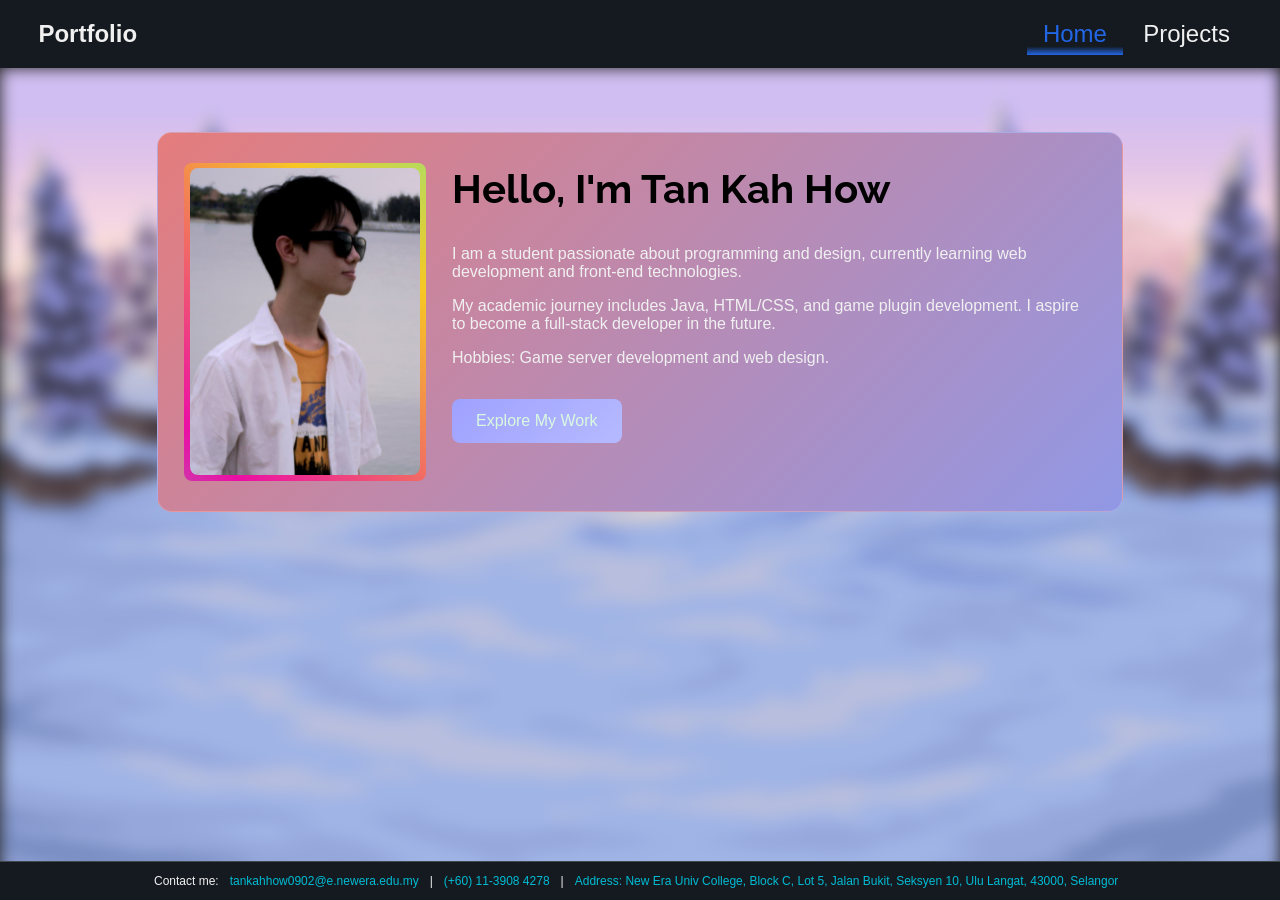
<file: index.html>
<!DOCTYPE html>
<html lang="en">
<head>
  <meta charset="UTF-8">
  <meta name="viewport" content="width=device-width, initial-scale=1.0">
  <title>Portfolio</title>
  <link rel="stylesheet" href="index.css">
  <link rel="stylesheet" href="https://fonts.googleapis.com/css2?family=Roboto:wght@400;700&family=Raleway:wght@500;700&display=swap">
</head>
<body>
  <header>
    <nav>
      <h1>Portfolio</h1>
      <ul>
        <li><a href="index.html" class="active">Home</a></li>
        <li><a href="projects.html">Projects</a></li>
      </ul>
    </nav>
  </header>

  <main>
    <section class="ProfileCard">
      <div class="profile">
        <img src="images/profile.jpeg" alt="My Photo">
      </div>
      <div class="intro">
        <h2>Hello, I'm Tan Kah How</h2>
        <p>I am a student passionate about programming and design, currently learning web development and front-end technologies.</p>
        <p>My academic journey includes Java, HTML/CSS, and game plugin development. I aspire to become a full-stack developer in the future.</p>
        <p>Hobbies: Game server development and web design.</p>
        <a href="projects.html" class="btn">Explore My Work</a>
      </div>
    </section>
  </main>

  <footer>
    <p>Contact me: 
      <a href="mailto:tankahhow0902@e.newera.edu.my">tankahhow0902@e.newera.edu.my</a> | 
      <a href="tel:+601139084278">(+60) 11-3908 4278</a> | 
      <a href="https://maps.app.goo.gl/DDmFTR79nivjYMxn8" target="_blank">Address: New Era Univ College, Block C, Lot 5, Jalan Bukit, Seksyen 10, Ulu Langat, 43000, Selangor </a>
    </p>
  </footer>

  <script>
    const cards = document.querySelectorAll("section");

    cards.forEach(card => {
      card.addEventListener("mousemove", (e) => {
        const rect = card.getBoundingClientRect();
        const x = ((e.clientX - rect.left) / rect.width) * 100;
        const y = ((e.clientY - rect.top) / rect.height) * 100;
        card.style.setProperty("--x", `${x}%`);
        card.style.setProperty("--y", `${y}%`);
      });
    });

    const section = document.querySelectorAll("section");

    section.forEach(section => {
      document.addEventListener("DOMContentLoaded", () => {

        const observer = new IntersectionObserver((entries) => {
          entries.forEach(entry => {
            if (entry.isIntersecting) {
              section.classList.add("show");
            }
          });
        }, { threshold: 0.1 });

        observer.observe(section);
      });
    });
  </script>
</body>
</html>
</file>
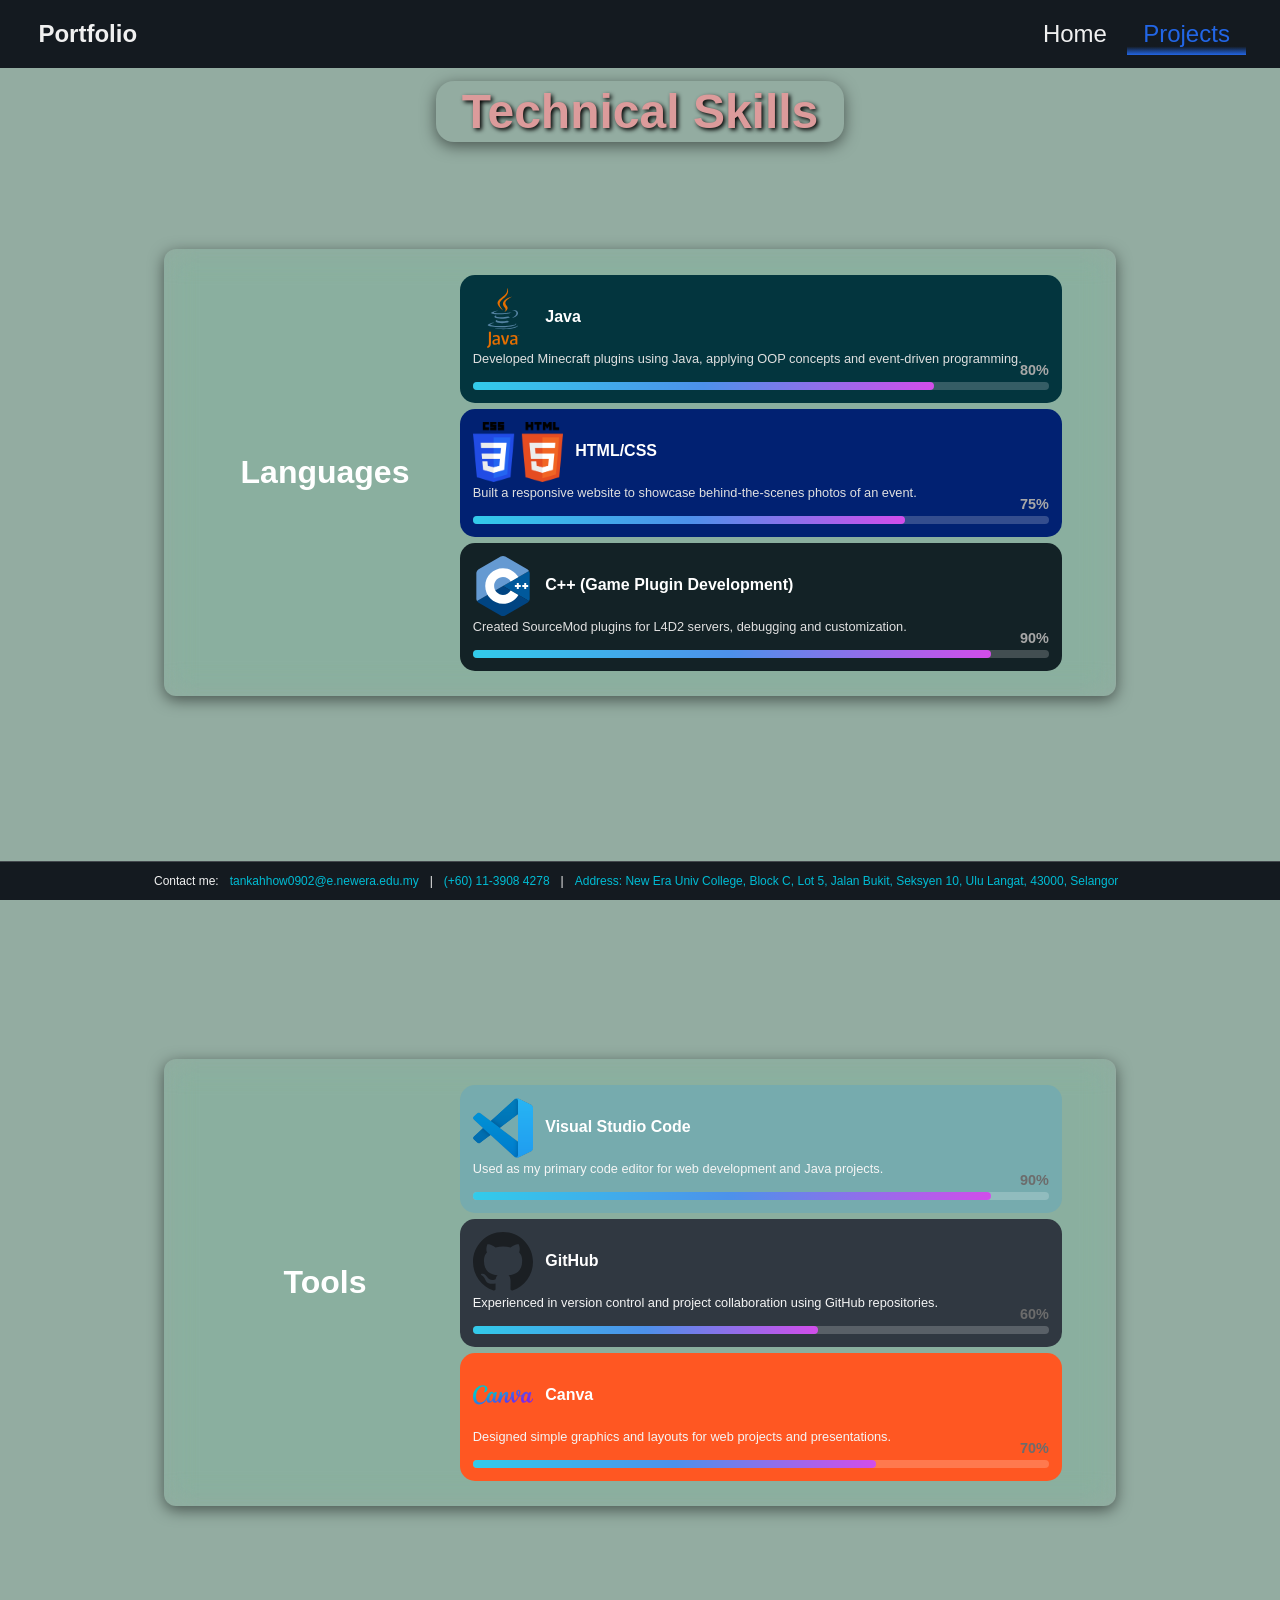
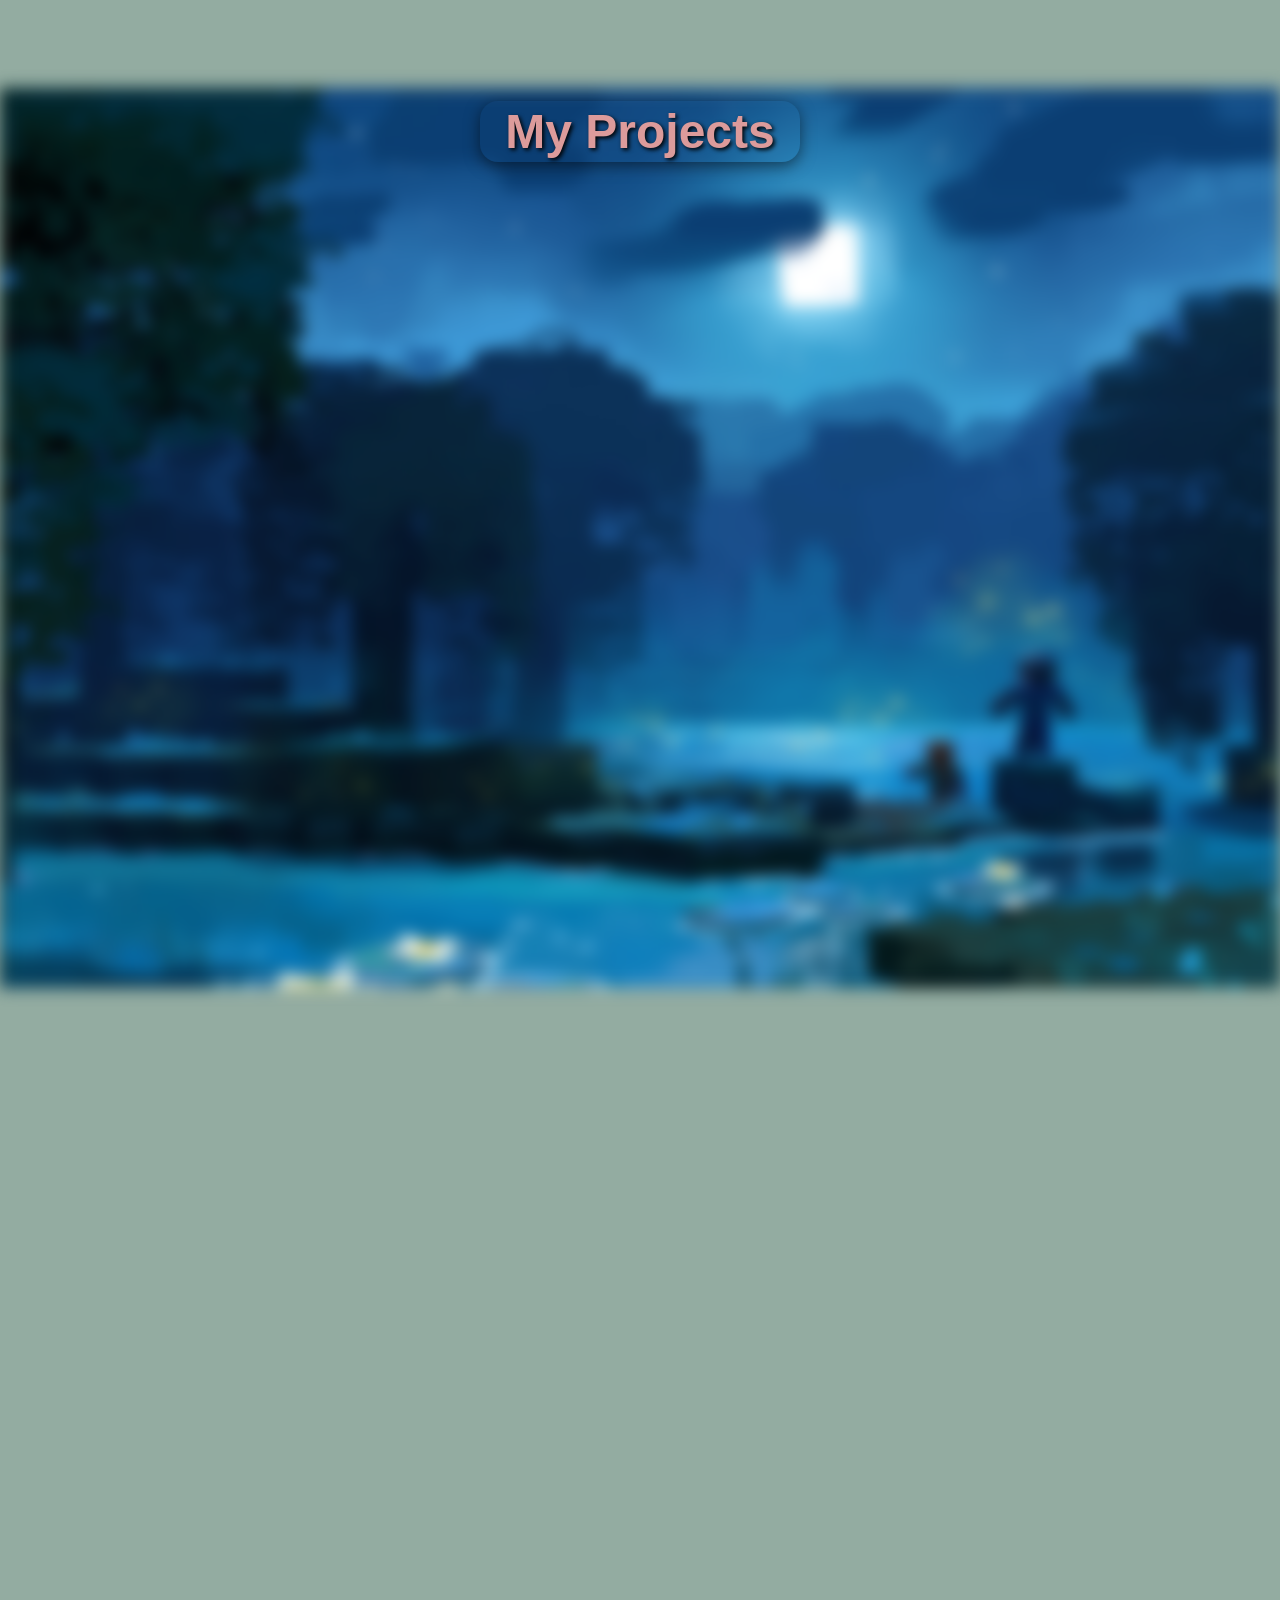
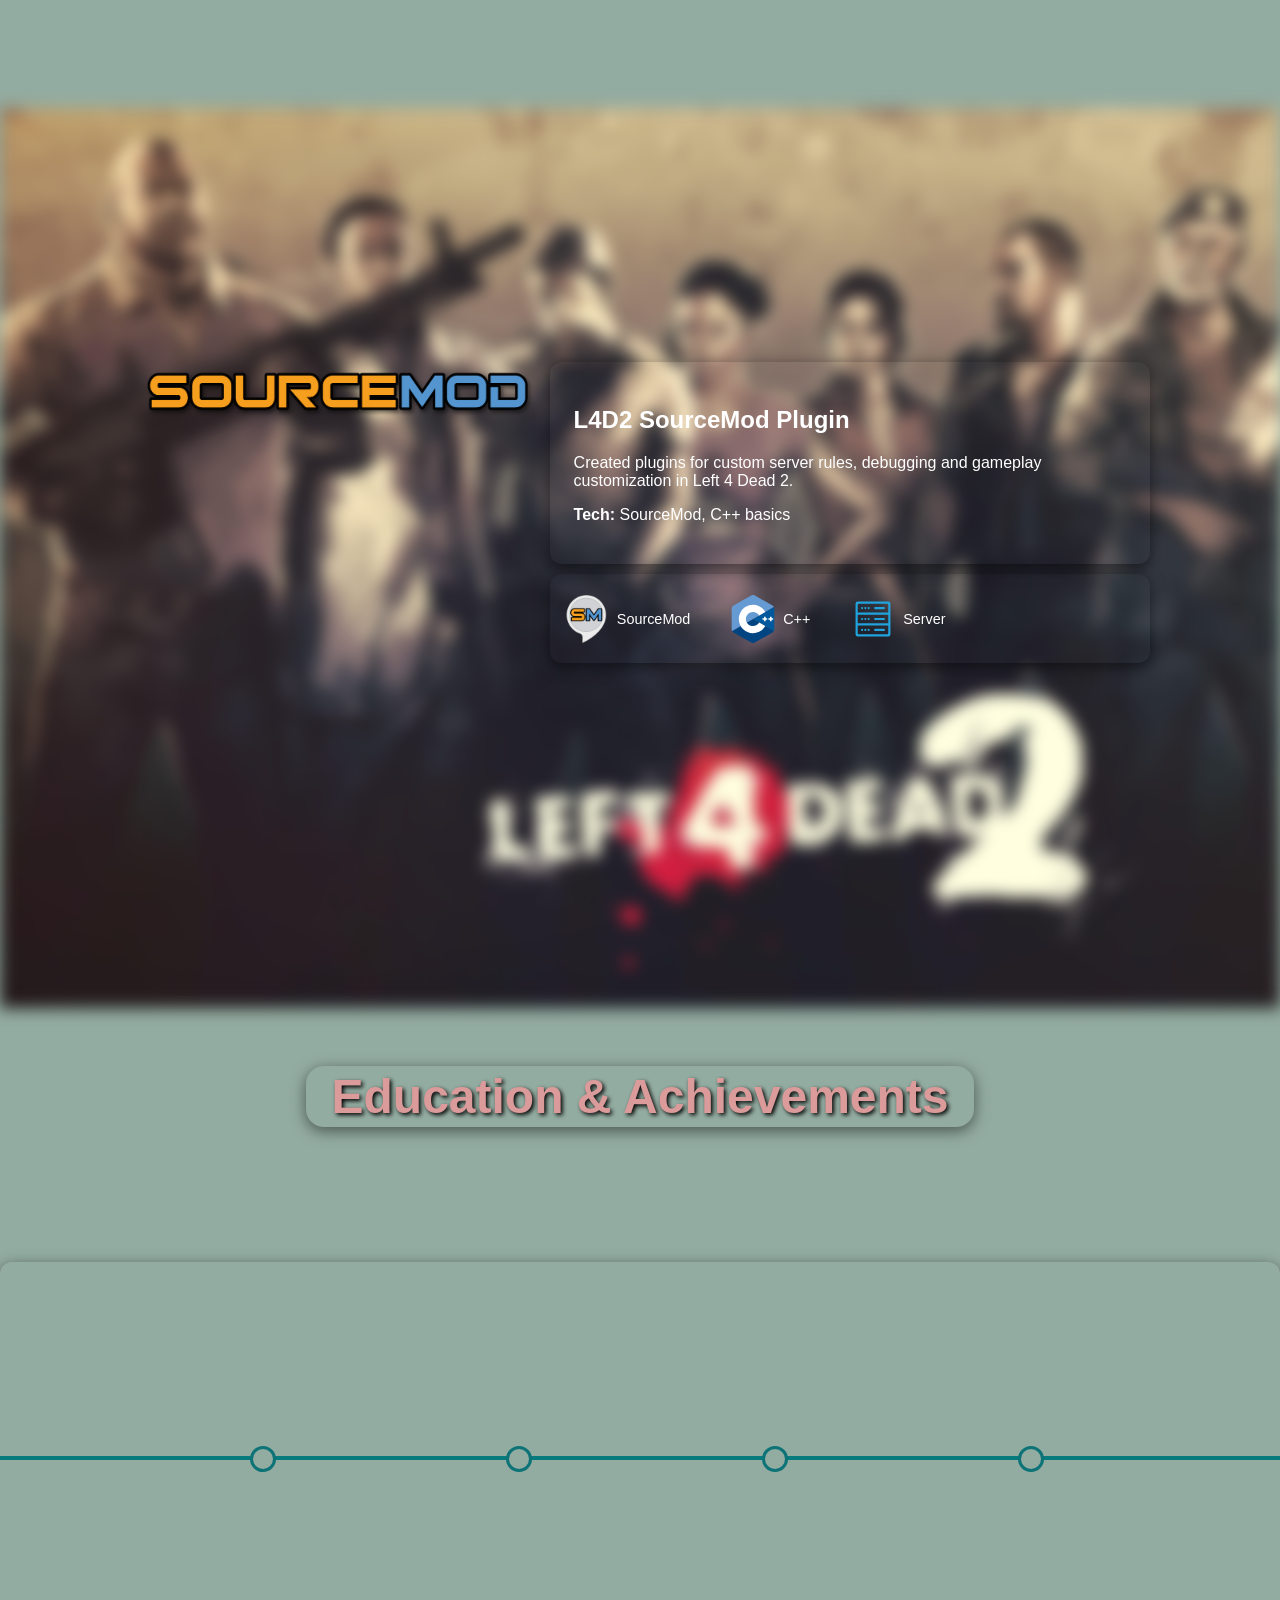
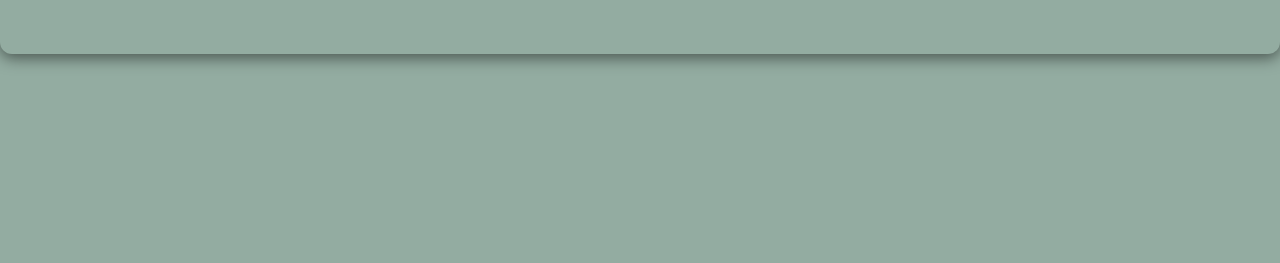
<file: projects.html>
<!DOCTYPE html>
<html lang="en">
    <head>
        <meta charset="UTF-8">
        <meta name="viewport" content="width=device-width, initial-scale=1.0">
        <title>Projects</title>
        <link rel="stylesheet" href="projects.css">
    </head>
    <body>
    <header>
        <nav>
        <h2>Portfolio</h2>
        <ul>
            <li><a href="index.html">Home</a></li>
            <li><a href="projects.html" class="active">Projects</a></li>
        </ul>
        </nav>
    </header>

    <main>
        <div class="page TS a">
            <h1 class="PageTitle">Technical Skills</h1>
            <section class="TSCard Language">
                <div class="TSCard-left">
                    <h2>Languages</h2>
                </div>
                <div class="TSCard-right">
                    <div class="TSCard-box java">
                        <h3><img src="images/java-logo.svg" alt="Java Logo" class="logo"> Java </h3>
                        <p class="TSCard-note">Developed Minecraft plugins using Java, applying OOP concepts and event-driven programming.</p>
                        <div class="progress"><div class="progress-bar" style="width: 80%;"></div><span class="progress-label">80%</span></div>
                    </div>
                    <div class="TSCard-box htmlcss">
                        <h3><img src="images/html-logo.png" alt="Html Logo" class="logo"> HTML/CSS </h3>
                        <p class="TSCard-note">Built a responsive website to showcase behind-the-scenes photos of an event.</p>
                        <div class="progress"><div class="progress-bar" style="width: 75%;"></div><span class="progress-label">75%</span></div>
                    </div>
                    <div class="TSCard-box plugin">
                        <h3><img src="images/cpp-logo.svg" alt="CPP Logo" class="logo"> C++ (Game Plugin Development) </h3>
                        <p class="TSCard-note">Created SourceMod plugins for L4D2 servers, debugging and customization.</p>
                        <div class="progress"><div class="progress-bar" style="width: 90%;"></div><span class="progress-label">90%</span></div>
                    </div>
                </div>
            </section>
        </div>
        <div class="page TS b">
            <section class="TSCard Tools">
                <div class="TSCard-left">
                    <h2>Tools</h2>
                </div>
                <div class="TSCard-right">
                    <div class="TSCard-box vscode">
                        <h3><img src="images/vscode-logo.svg" alt="VS Code Logo" class="logo"> Visual Studio Code </h3>
                        <p class="TSCard-note">Used as my primary code editor for web development and Java projects.</p>
                        <div class="progress"><div class="progress-bar" style="width: 90%;"></div><span class="progress-label">90%</span></div>
                    </div>
                    <div class="TSCard-box github">
                        <h3><img src="images/github-logo.svg" alt="GitHub Logo" class="logo"> GitHub </h3>
                        <p class="TSCard-note">Experienced in version control and project collaboration using GitHub repositories.</p>
                        <div class="progress"><div class="progress-bar" style="width: 60%;"></div><span class="progress-label">60%</span></div>
                    </div>
                    <div class="TSCard-box canva">
                        <h3><img src="images/canva-logo.svg" alt="Canva Logo" class="logo"> Canva </h3>
                        <p class="TSCard-note">Designed simple graphics and layouts for web projects and presentations.</p>
                        <div class="progress"><div class="progress-bar" style="width: 70%;"></div><span class="progress-label">70%</span></div>
                    </div>
                </div>
            </section>
        </div>
        <div class="page P a">
            <h1 class="PageTitle">My Projects</h1>
            <div class="ProjectContent">
                <aside>
                    <img src="images/bukkit.png" alt="Minecraft Plugin">
                </aside>
                <section>
                    <h2>Minecraft Plugin</h2>
                    <p>Developed custom plugins using Java, adding new gameplay mechanics and event-driven features.</p>
                    <p><strong>Tech:</strong> Java, OOP</p>
                </section>
                <article>
                    <h3 class="tag"><img src="images/java-logo.svg" alt="Java Logo" class="logo">Java</h3>
                    <h3 class="tag"><img src="images/github-logo.svg" alt="Github Logo" class="logo">GitHub</h3>
                    <h3 class="tag"><img src="images/nodejs-logo.png" alt="Node.js Logo" class="logo">Node.js</h3>
                </article>
            </div>
        </div>
        <div class="page P b">
            <div class="ProjectContent">
                <section>
                    <h2>Event Photo Website</h2>
                    <p>Built a responsive site to showcase behind-the-scenes photos of an event, optimized for mobile and desktop.</p>
                    <p><strong>Tech:</strong> HTML, CSS</p>
                </section>
                <article>
                    <h3 class="tag"><img src="images/html-logo.png" alt="HTML Logo" class="logo long">HTML/CSS</h3>
                    <h3 class="tag"><img src="images/javascript-logo.png" alt="JavasSript Logo" class="logo">JavaScript</h3>
                    <h3 class="tag"><img src="images/responsive-logo.png" alt="Responsive Design Logo" class="logo long">RWD</h3>
                </article>
                <aside>
                    <img src="images/bts.png" alt="Event Website">
                </aside>
            </div>
        </div>
        <div class="page P c">
            <div class="ProjectContent">
                <aside>
                    <img src="images/l4d2.png" alt="L4D2 Plugin">
                </aside>
                <section>
                    <h2>L4D2 SourceMod Plugin</h2>
                    <p>Created plugins for custom server rules, debugging and gameplay customization in Left 4 Dead 2.</p>
                    <p><strong>Tech:</strong> SourceMod, C++ basics</p>
                </section>
                <article>
                    <h3 class="tag"><img src="images/sourcemod-logo.png" alt="SourceMod Logo" class="logo">SourceMod</h3>
                    <h3 class="tag"><img src="images/cpp-logo.svg" alt="C++ Logo" class="logo">C++</h3>
                    <h3 class="tag"><img src="images/server-logo.svg" alt="Game Server Logo" class="logo">Server</h3>
                </article>
            </div>
        </div>
        <div class="page EA">
            <h1 class="PageTitle">Education & Achievements</h1>
            <section class="EA-Container">
                <div class="timeline-item top">
                    <div class="EA-Item Y2026">
                        <p>Created custom game plugins for L4D2 servers, applying scripting and debugging skills.</p>
                        <h2>2026</h2>
                    </div>
                    <div class="EA-Item Y2024">
                        <p>Completed coursework in web development and built a responsive event website.</p>
                        <h2>2024</h2>
                    </div>
                </div>
                <div class="timeline">
                    <div class="circle Y2026"></div>
                    <div class="circle Y2025"></div>
                    <div class="circle Y2024"></div>
                    <div class="circle Y2023"></div>
                </div>
                <div class="timeline-item bottom">
                    <div class="EA-Item Y2025">
                        <h2>2025</h2>
                        <p>Developed my first Java GUI project using NetBeans and Swing.</p>
                    </div>
                    <div class="EA-Item Y2023">
                        <h2>2023</h2>
                        <p>Started learning HTML & CSS fundamentals, building simple static pages.</p>
                    </div>
                </div>
            </section>
        </div>
       </main>
       
        
    
        <footer>
            <p>Contact me: 
                <a href="mailto:tankahhow0902@e.newera.edu.my">tankahhow0902@e.newera.edu.my</a> | 
                <a href="tel:+601139084278">(+60) 11-3908 4278</a> | 
                <a href="https://maps.app.goo.gl/DDmFTR79nivjYMxn8" target="_blank">Address: New Era Univ College, Block C, Lot 5, Jalan Bukit, Seksyen 10, Ulu Langat, 43000, Selangor </a>
            </p>
        </footer>

        <script>
            document.addEventListener("DOMContentLoaded", () => {
                function observeElements(selector) {
                    const elements = document.querySelectorAll(selector);
                    const observer = new IntersectionObserver((entries) => {
                        entries.forEach(entry => {
                            if (entry.isIntersecting) {
                                entry.target.classList.add("show");
                            }
                        });
                    }, { threshold: 0.1 });
                    elements.forEach(el => observer.observe(el));
                }
                observeElements(".TSCard");
                observeElements(".ProjectContent");
                observeElements(".EA-Item");
            });
        </script>
    </body>
</html>
</file>
<file: index.css>
body::-webkit-scrollbar { display: none; }
body {
  margin: 0;
  font-family: 'Lato', sans-serif;
  background: rgb(37, 37, 37);
  color: #f0f0f0;
  position: relative;
  overflow-x: hidden;
}

header {
  background: rgb(20, 26, 32);
  backdrop-filter: blur(8px);
  padding: 0 3%;
  position: sticky;
  top: 0;
  z-index: 2;
}
nav {
  display: flex;
  justify-content: space-between;
  align-items: center;
}
nav ul {
  list-style: none;
  display: flex;
  gap: 2%;
  margin: 0;
  padding: 0;
}
nav ul li a {
  position: relative;
  padding: 0.5rem 1rem;
  font-size: 1.5rem;
  transition: all 0.3s ease;
  border-radius: 0px;
  color: #f0f0f0;
  text-decoration: none;
}
nav ul li a.active {
  color: #2266e6;
  background: linear-gradient(#2267e600, #2267e600,#2267e600,#2267e600, #2267e600,#2266e6);
}
nav ul li a:hover {
  background: linear-gradient(rgb(20, 26, 32),#673ab7);
  border-radius: 12px;
  color: #fff;
}

main {
  position: relative;
  height: 80vh;
  padding-top: 5%;
}

main::before {
  content: "";
  position: absolute;
  top: 0; 
  left: 0;
  width: 100%; 
  height: 90vh;
  background-image: url(images/index-bg.jpg);
  filter: blur(8px);
  background-repeat: no-repeat;
  background-size: cover;
}

section {
  display: flex;
  height: max-content;
  position: relative;
  gap: 2rem;
  margin: 0 auto;
  padding: 2rem;
  max-width: 900px;
  background: linear-gradient(135deg, #e47c7c, #9198e5);
  backdrop-filter: blur(15px) saturate(150%);
  border-radius: 15px;
  border: 1px solid rgba(255, 255, 255, 0.2);
  overflow: hidden;
  z-index: 1;
  transform: translateY(100px);
  opacity: 0;
  transition: all 0.6s ease-out;
}

section.show { transform: translateY(0); opacity: 1; }

section::before{
  content: "";
  position: absolute;
  inset: 0;
  border-radius: 15px;
  padding: 5px;
  background: radial-gradient(circle at var(--x, 50%) var(--y, 50%), rgba(255, 230, 100, 0.8), rgba(156, 39, 176, 0.8), transparent 70%);
  -webkit-mask: linear-gradient(#fff, #fff) content-box,  linear-gradient(#fff, #fff);
  mask-composite: exclude;
  opacity: 0;
  transition: opacity 0.3s ease;
}

section:hover::before{ opacity: 1; }

.profile {
  position: relative;
  justify-content: center;
  align-items: center;
}
.profile::before {
  content: "";
  position: absolute;
  top: -2px; left: -6px; right: -6px; bottom: -2px;
  border-radius: 8px;
  background: linear-gradient( 225deg,#3dffc9, #f7c723, #eb0ea5, #3dffc9 );
  background-size: 200% 200%;
  animation: rainbowFlow 2s linear infinite;
}
@keyframes rainbowFlow { 0%   { filter: hue-rotate(0deg); } 100% { filter: hue-rotate(360deg); } }

.profile img {
  margin-top: 0.2rem;
  border-radius: 8px;
  width: 230px;
  height: auto;
  background: #fff;
  position: relative;
}

.intro { z-index: 2; }

.intro h2 {
  margin-top: 0;
  color: #000000;
  font-family: 'Raleway', sans-serif;
  font-size: 2.5rem;
}
.btn {
  display: inline-block;
  margin-top: 1rem;
  padding: 0.8rem 1.5rem;
  background: linear-gradient(135deg, #9FA1FF, #B5BAFF);
  color: #D9F9DF;
  border-radius: 8px;
  text-decoration: none;
  font-weight: 500;
  transition: transform 0.3s, box-shadow 0.3s;
}
.btn:hover { transform: scale(1.05); box-shadow: 0 4px 15px rgba(0, 188, 212, 0.5); }

footer {
  text-align: center;
  background: rgb(20, 26, 32);
  border-top: 1px solid rgba(255, 255, 255, 0.2);
  position: fixed;
  bottom: 0;
  left: 0;
  width: 100%;
  font-size: 12px;
  z-index: 2;
}
footer a {
  color: #00bcd4;
  text-decoration: none;
  padding: 0.6%;
}
footer a:hover { text-decoration: underline; }

@media (max-width: 768px) {
  nav ul li a { font-size: 1rem; padding: 0.5rem; }
  main { margin-top: 5vh; margin-bottom: 40vh; }
  section {
    flex-direction: column;
    align-items: center;
    text-align: center;
  }
  section:hover::before{ opacity: 0; }

  .profile img { width: 120px; border-radius: 0%; }
  .intro h2 { font-size: 1.8rem; }
  .profile img, .intro h2 {
    display: flex;
    align-items: center;
    justify-content: center;
  }
  
  footer { font-size: 10px; }

}
</file>
<file: projects.css>
body::-webkit-scrollbar { display: none; }
body {
  margin: 0;
  font-family: 'Lato', sans-serif;
  background: #93aca1;
  color: #f0f0f0;
  position: relative;
  overflow-x: hidden;
}
header {
  background: rgb(20, 26, 32);
  backdrop-filter: blur(8px);
  padding: 0 3%;
  position: sticky;
  top: 0;
  z-index: 2;
}
nav {
  display: flex;
  justify-content: space-between;
  align-items: center;
}
nav ul {
  list-style: none;
  display: flex;
  gap: 2%;
  margin: 0;
  padding: 0;
}
nav ul li a {
  position: relative;
  padding: 0.5rem 1rem;
  font-size: 1.5rem;
  transition: all 0.3s ease;
  border-radius: 0px;
  color: #f0f0f0;
  text-decoration: none;
}
nav ul li a.active {
  color: #2266e6;
  background: linear-gradient(#2267e600, #2267e600,#2267e600,#2267e600, #2267e600,#2266e6);
}
nav ul li a:hover {
  background: linear-gradient(rgb(20, 26, 32),#673ab7);
  border-radius: 12px;
  color: #fff;
}

.page {
  position: relative;
  display: flex;
  height: 90vh;
  align-items: center;
  justify-content: center;
}
.page .PageTitle {
  position: absolute;
  top: 0.8rem;
  margin: 0;
  padding: 0.2rem 1.6rem;
  font-size: 3rem;
  color: #DC9B9B;
  border-radius: 18px;
  text-shadow: 2px 2px 4px #000000;
  box-shadow: 0 4px 15px rgba(0,0,0,0.5);
  z-index: 1;
}
.page.P.a::before {
  content: "";
  position: absolute;
  top: 0; 
  left: 0;
  width: 100%; 
  height: 100vh;
  background-image: url(images/projects-p1bg.jpg);
  filter: blur(8px);
  background-repeat: no-repeat;
  background-size: cover;
  background-position: center;
  z-index: 0;
}
.page.P.c::before {
  content: "";
  position: absolute;
  top: 0; 
  left: 0;
  width: 100%; 
  height: 100vh;
  background-image: url(images/projects-p3bg.jpg);
  filter: blur(8px);
  background-repeat: no-repeat;
  background-size: cover;
  z-index: 0;
}
.page.EA { margin-top: 15vh; }

section {
  border-radius: 12px;
  transition: all 0.3s ease-out;
  box-shadow: 0 4px 15px rgba(0,0,0,0.5);
}
.TSCard {
  position: relative;
  display: flex;
  width: 900px;
  height: max-content;
  padding: 1.6rem;
  backdrop-filter: blur(15px) saturate(150%);
  transform: translateY(100px);
  opacity: 0;
}
.TSCard.show { transform: translateY(0); opacity: 1; }
.TSCard-left {
  display: flex;
  flex: 0 0 30%;
  align-items: center;
  justify-content: center;
}
.TSCard-left h2 { font-size: 2rem; color: #fff; }
.TSCard-right {
  display: flex;
  flex: 0 0 80%;
  flex-direction: column;
  gap: 0.4rem;
}
.TSCard-box {
  width: 80%;
  padding: 0.8rem;
  border-radius: 15px;
  color: #fff;
  transition: all 0.3s ease-out;
  z-index: 1;
}
.TSCard-box:hover{ transform: scale(1.05); }
.TSCard-box.java { background: #03353E; }
.TSCard-box.htmlcss { background: #012172; }
.TSCard-box.plugin { background: #132226; }
.TSCard-box.vscode { background: #76ABAE; }
.TSCard-box.github { background: #303841; }
.TSCard-box.canva { background: #FF5722; }


.TSCard .logo {
  vertical-align: middle;
  margin-right: 8px;
  width: 60px;
  height: 60px;
}
.TSCard-box.htmlcss .logo{ width: 90px; }
.TSCard-box h3 {  margin: 0 0 0.2rem; font-size: 1rem; }
.TSCard-note {
  margin: 0 0 0.5rem;
  font-size: 0.8rem;
  color: #e0e0e0;
}
.TSCard.Tools .TSCard-note { color: #F5F5F5; }

.progress {
  position: relative;
  margin-top: 1rem;
  height: 8px;
  width: 100%;
  border-radius: 5px;
  background: rgba(255, 255, 255, 0.2);
}
.progress-bar {
  height: 100%;
  border-radius: 5px;
  background: linear-gradient(to right, #32cbea, #4d91ea, #d24dea);
}
.progress-label {
  position: absolute;
  top: -20px;
  right: 0;
  font-size: 0.9rem;
  color: #a7a7a7;
  font-weight: bold;
}
.TSCard.Tools .progress-label { color: #6c6c6c; }

.ProjectContent {
  position: relative;
  display: grid;
  grid-template-columns: 40% 60%;
  grid-template-rows: auto auto;
  max-width: 1000px;
  gap: 0.6rem;
  transform: translateY(100px);
  transition: all 0.3s ease-out;
  opacity: 0;
  z-index: 1;
}
.page.P.b .ProjectContent{ grid-template-columns: 60% 40%; }
.ProjectContent.show { transform: translateY(0); opacity: 1; }

.page.P section {
  padding: 1.5rem;
  max-width: 600px;
  color: #fff;
}
.page.P.a aside, .page.P.c aside { grid-column: 1; grid-row: 1 / span 2; }
.page.P.a section, .page.P.c section { grid-column: 2; grid-row: 1; }
.page.P.a article ,.page.P.c article { grid-column: 2;  grid-row: 2; }
.page.P.b section { grid-column: 1; grid-row: 1; }
.page.P.b article { grid-column: 1; grid-row: 2; }
.page.P.b aside { grid-column: 2; grid-row: 1 / span 2; }

.page.P aside { transition: all 0.3s ease-out; }
.page.P aside img { height: auto; width: 400px; }
.page.P.b aside img { height: auto; width: 360px; }

.page.P article {
  display: flex;
  flex-wrap: wrap;
  gap: 0.8rem;
  border-radius: 12px;
  box-shadow: 0 4px 15px rgba(0,0,0,0.5);
}
.page.P article .tag {
  display: flex;
  align-items: center;
  padding: 0.4rem 0.8rem;
  gap: 0.4rem;
  color: #fff;
  font-size: 0.9rem;
  font-weight: 500;
  border-radius: 20px;
  transition: all 0.3s ease-out;
}
.page.P article .tag:hover{ color: black; }
.page.P article .logo { width: 48px; height: 48px; }
.page.P article .logo.long{ width: 70px; }

.EA-Container { width: 100%; padding: 1.5rem 0; }

.timeline {
  position: relative;
  width: 100%;
  height: 4px;
  background: #077A7D;
  margin: 2rem 0;
}
.timeline .circle {
  position: absolute;
  top: -10px;
  width: 20px;
  height: 20px;
  border-radius: 50%;
  background: #93aca1;
  border: 3px solid #0d7377
}

.timeline-item { display: grid; grid-template-columns: 10% repeat(4, 1fr) 10%; }
.timeline .circle.Y2026 { left: 19.5%; }
.timeline .circle.Y2025 { left: 39.5%; }
.timeline .circle.Y2024 { left: 59.5%; }
.timeline .circle.Y2023 { left: 79.5%; }

.EA-Item {
  text-align: center;
  border-radius: 16px;
  background-color: #478B8D;
  box-shadow: 0 4px 15px rgba(0,0,0,0.5);
  transform: translateY(100px);
  transition: all 0.3s ease-out;
  opacity: 0;
}
.EA-Item.show { transform: translateY(0); opacity: 1; }
.EA-Item h2 { text-shadow: 2px 2px 4px #000000; }

.EA-Item.Y2026 { grid-column: 2; }
.EA-Item.Y2025 { grid-column: 3; }
.EA-Item.Y2024 { grid-column: 4; }
.EA-Item.Y2023 { grid-column: 5; }

.page.P aside:hover, .page.P article .tag:hover, .page.P section:hover, .EA-Item:hover{ transform: scale(1.1); }

footer {
  text-align: center;
  background: rgb(20, 26, 32);
  border-top: 1px solid rgba(255, 255, 255, 0.2);
  position: fixed;
  bottom: 0;
  left: 0;
  width: 100%;
  font-size: 12px;
  z-index: 2;
}
footer a {
  color: #00bcd4;
  text-decoration: none;
  padding: 0.6%;
}
footer a:hover { text-decoration: underline; }

@media (max-width: 768px) {
  nav ul li a { font-size: 1rem; padding: 0.5rem; }

  .page {
    flex-direction: column;
    height: auto;
    padding: 1rem;
  }
  .page.P{ margin-top: 2rem; }
  .page.EA{ margin-top: 15rem; }

  .page .PageTitle {
    font-size: 2rem;
    padding: 0.5rem 1rem;
    top: 1rem;
  }
  .page.EA .PageTitle { font-size: 1.5rem; }

  .TSCard {
    flex-direction: column;
    align-items: center;
    text-align: center;
    width: 100%;
    padding: 1rem;
    margin-top: 5rem;
  }
  .TSCard-left, .TSCard-right { flex: 1 1 100%; width: 100%; }
  .TSCard-box { width: 92%; }
  .TSCard .logo { width: 40px; height: 40px; }
  .TSCard-box.htmlcss .logo{ width: 60px; }

  .ProjectContent {
    display: flex;
    flex-direction: column;
    align-items: center;
    text-align: center;
    max-width: 100%;
    margin-top: 5rem;
    gap: 0;
  }
  .page.P aside img{ width: 200px; }
  .page.P aside { order: -1; }
  .page.P.b aside img{ height: auto; width: 160px; }
  .page.P article .tag { font-size: 0.6rem; font-weight: 250; }
  .page.P article .logo { width: 35px; height: 35px; }
  .page.P article .logo.long { width: 36px; height: 28px; }

  .EA-Container {
    margin: 5rem 0;
    height: 92vh;
    position: relative;
    justify-content: center;
    align-items: center;
  }

  .timeline-item { display: block; }
  .EA-Item {
    position: absolute;
    display: flex;
    flex-direction: column;
    padding: 0 1rem;
    margin: 0 1rem;
  }
  .EA-Item h2{ margin-bottom: 0; }
  .EA-Item p{ margin-top: 0.2rem; }

  .EA-Item.Y2026 { top: 1rem; }
  .EA-Item.Y2025 { top: 11.5rem; }
  .EA-Item.Y2024 { top: 20.5rem; }
  .EA-Item.Y2023 { top: 31rem; }

  .EA-Item.Y2026 h2, .EA-Item.Y2024 h2 { order: -1; }

  .timeline { display: none; }
  
  footer { font-size: 10px; }

}
</file>
